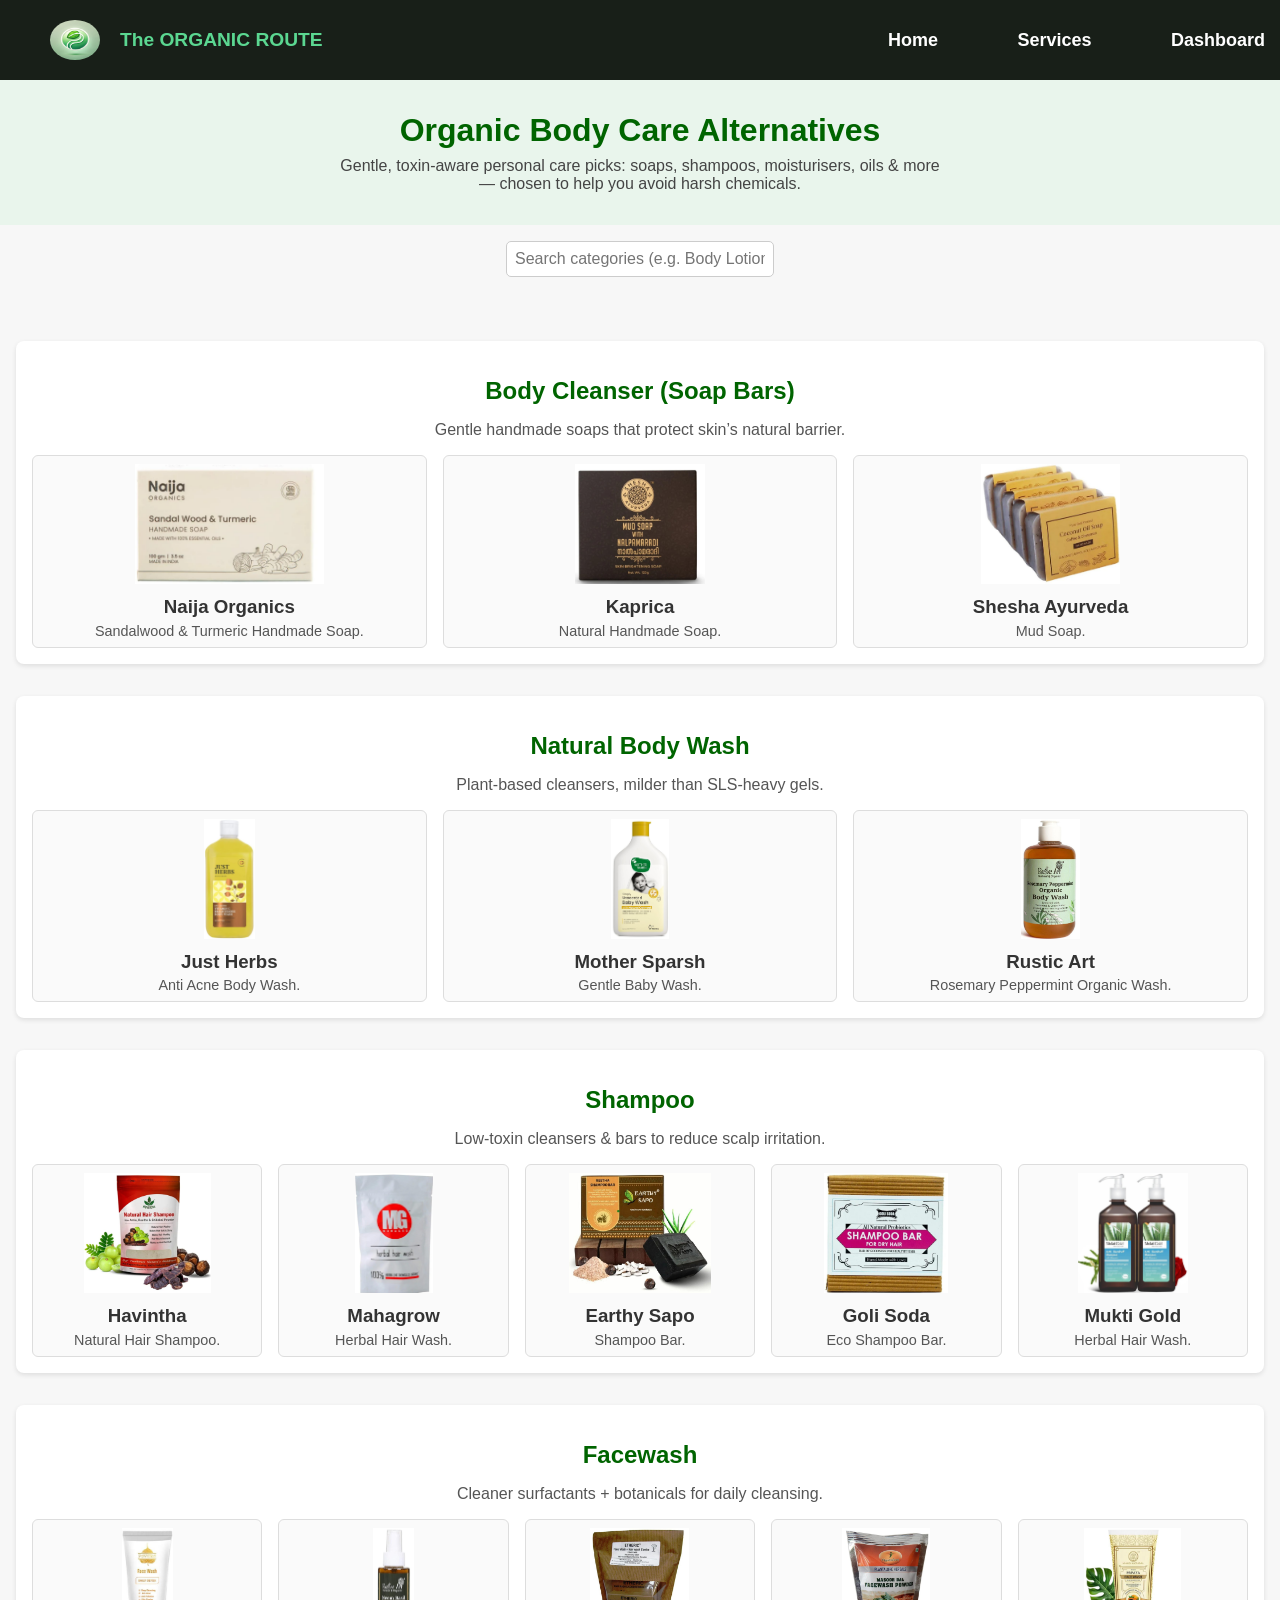
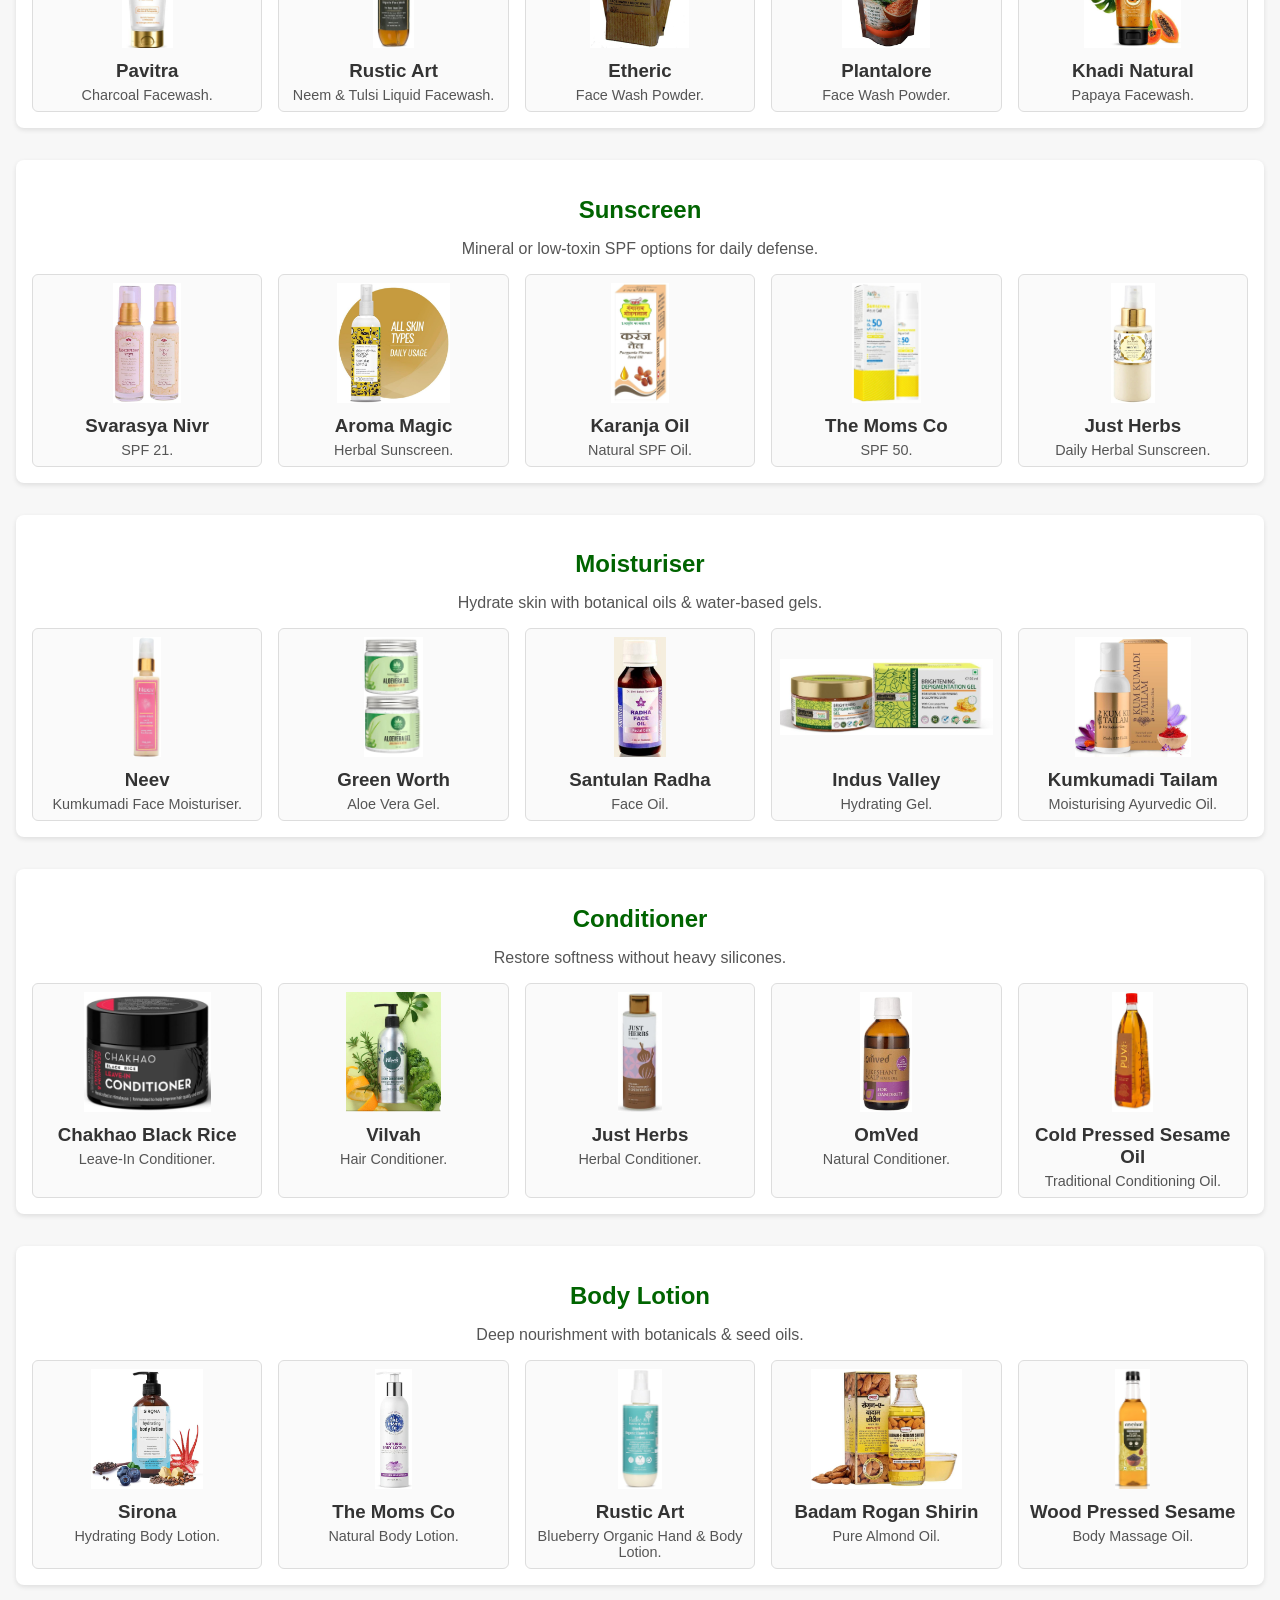
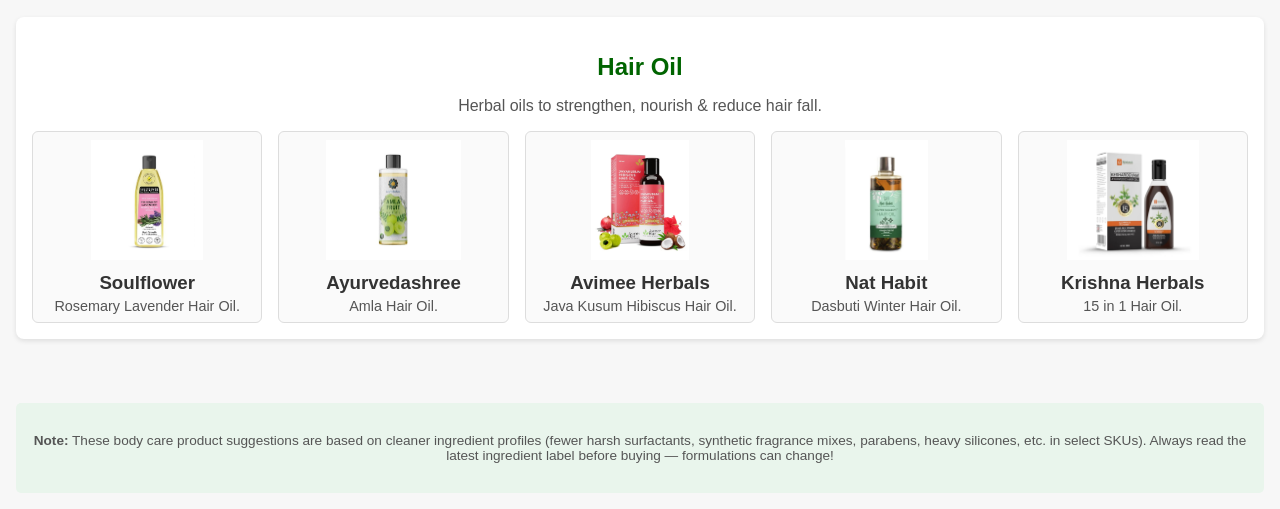
<file: body-care.html>
<!DOCTYPE html>
<html lang="en">
<head>
  <meta charset="utf-8" />
  <title>Body Care | The Organic Route</title>
  <meta name="viewport" content="width=device-width, initial-scale=1" />
  <!-- Global styles -->
  <link rel="stylesheet" href="styles.css" />
  <!-- Page specific -->
  <link rel="stylesheet" href="body-care.css" />
</head>
<body class="bc-body">

  <!-- Navbar -->
  <nav class="navbar">
    <div class="nav-left">
      <img src="images/TOR.jpg" alt="The Organic Route" class="logo" />
      <span class="nav-title">The ORGANIC ROUTE</span>
    </div>
    <div class="nav-links">
      <a href="index.html">Home</a>
      <a href="services.html">Services</a>
      <a href="dashboard.html">Dashboard</a>
    </div>
  </nav>

  <!-- Hero -->
  <header class="bc-hero">
    <h1>Organic Body Care Alternatives</h1>
    <p>Gentle, toxin‑aware personal care picks: soaps, shampoos, moisturisers, oils & more — chosen to help you avoid harsh chemicals.</p>
  </header>

  <!-- Search -->
  <div class="bc-search-wrap">
    <input
      type="text"
      id="bcSearch"
      placeholder="Search categories (e.g. Body Lotion, Shampoo)..."
      aria-label="Search body care categories"
    />
  </div>

  <!-- Main Content -->
  <main class="bc-main">

    <!-- Body Cleanser -->
    <section class="bc-cat" id="cat-body-cleanser" data-cat="body cleanser">
      <h2 class="bc-cat-title">Body Cleanser (Soap Bars)</h2>
      <p class="bc-cat-tagline">Gentle handmade soaps that protect skin’s natural barrier.</p>
      <div class="bc-card-grid">
        <article class="bc-card" data-name="Naija Organics Sandalwood Turmeric Soap">
          <img src="images/bodycleanser1.jpg" alt="Naija Organics Sandalwood & Turmeric Soap" />
          <h3>Naija Organics</h3>
          <p>Sandalwood &amp; Turmeric Handmade Soap.</p>
        </article>
        <article class="bc-card" data-name="Kaprica Natural Soap">
          <img src="images/bodycleanser2.jpg" alt="Kaprica Natural Soap" />
          <h3>Kaprica</h3>
          <p>Natural Handmade Soap.</p>
        </article>
        <article class="bc-card" data-name="Shesha Ayurveda Mud Soap">
          <img src="images/bodycleanser3.jpg" alt="Shesha Ayurveda Mud Soap" />
          <h3>Shesha Ayurveda</h3>
          <p>Mud Soap.</p>
        </article>
      </div>
    </section>

    <!-- Natural Body Wash -->
    <section class="bc-cat" id="cat-body-wash" data-cat="body wash">
      <h2 class="bc-cat-title">Natural Body Wash</h2>
      <p class="bc-cat-tagline">Plant‑based cleansers, milder than SLS-heavy gels.</p>
      <div class="bc-card-grid">
        <article class="bc-card" data-name="Just Herbs Anti Acne Body Wash">
          <img src="images/bodywash1.jpg" alt="Just Herbs Anti Acne Body Wash" />
          <h3>Just Herbs</h3>
          <p>Anti Acne Body Wash.</p>
        </article>
        <article class="bc-card" data-name="Mother Sparsh Baby Wash">
          <img src="images/bodywash2.jpg" alt="Mother Sparsh Baby Wash" />
          <h3>Mother Sparsh</h3>
          <p>Gentle Baby Wash.</p>
        </article>
        <article class="bc-card" data-name="Rustic Art Rosemary Peppermint Body Wash">
          <img src="images/bodywash3.jpg" alt="Rustic Art Rosemary Peppermint Body Wash" />
          <h3>Rustic Art</h3>
          <p>Rosemary Peppermint Organic Wash.</p>
        </article>
      </div>
    </section>

    <!-- Shampoo -->
    <section class="bc-cat" id="cat-shampoo" data-cat="shampoo">
      <h2 class="bc-cat-title">Shampoo</h2>
      <p class="bc-cat-tagline">Low-toxin cleansers & bars to reduce scalp irritation.</p>
      <div class="bc-card-grid">
        <article class="bc-card" data-name="Havintha Natural Hair Shampoo">
          <img src="images/shampoo1.jpg" alt="Havintha Natural Hair Shampoo" />
          <h3>Havintha</h3>
          <p>Natural Hair Shampoo.</p>
        </article>
        <article class="bc-card" data-name="Mahagrow Herbal Hair Wash">
          <img src="images/shampoo2.jpg" alt="Mahagrow Herbal Hair Wash" />
          <h3>Mahagrow</h3>
          <p>Herbal Hair Wash.</p>
        </article>
        <article class="bc-card" data-name="Earthy Sapo Shampoo Bar">
          <img src="images/shampoo3.jpg" alt="Earthy Sapo Shampoo Bar" />
          <h3>Earthy Sapo</h3>
          <p>Shampoo Bar.</p>
        </article>
        <article class="bc-card" data-name="Goli Soda Shampoo Bar">
          <img src="images/shampoo4.jpg" alt="Goli Soda Shampoo Bar" />
          <h3>Goli Soda</h3>
          <p>Eco Shampoo Bar.</p>
        </article>
        <article class="bc-card" data-name="Mukti Gold Hair Wash">
          <img src="images/shampoo5.jpg" alt="Mukti Gold Hair Wash" />
          <h3>Mukti Gold</h3>
          <p>Herbal Hair Wash.</p>
        </article>
      </div>
    </section>

    <!-- Facewash -->
    <section class="bc-cat" id="cat-facewash" data-cat="facewash">
      <h2 class="bc-cat-title">Facewash</h2>
      <p class="bc-cat-tagline">Cleaner surfactants + botanicals for daily cleansing.</p>
      <div class="bc-card-grid">
        <article class="bc-card" data-name="Pavitra Charcoal Facewash">
          <img src="images/facewash1.jpg" alt="Pavitra Charcoal Facewash" />
          <h3>Pavitra</h3>
          <p>Charcoal Facewash.</p>
        </article>
        <article class="bc-card" data-name="Rustic Art Neem Tulsi Facewash">
          <img src="images/facewash2.jpg" alt="Rustic Art Neem & Tulsi Facewash" />
          <h3>Rustic Art</h3>
          <p>Neem &amp; Tulsi Liquid Facewash.</p>
        </article>
        <article class="bc-card" data-name="Etheric Face Wash Powder">
          <img src="images/facewash3.jpg" alt="Etheric Face Wash Powder" />
          <h3>Etheric</h3>
          <p>Face Wash Powder.</p>
        </article>
        <article class="bc-card" data-name="Plantalore Face Wash Powder">
          <img src="images/facewash4.jpg" alt="Plantalore Face Wash Powder" />
          <h3>Plantalore</h3>
          <p>Face Wash Powder.</p>
        </article>
        <article class="bc-card" data-name="Khadi Natural Papaya Facewash">
          <img src="images/facewash5.jpg" alt="Khadi Natural Papaya Facewash" />
          <h3>Khadi Natural</h3>
          <p>Papaya Facewash.</p>
        </article>
      </div>
    </section>

    <!-- Sunscreen -->
    <section class="bc-cat" id="cat-sunscreen" data-cat="sunscreen">
      <h2 class="bc-cat-title">Sunscreen</h2>
      <p class="bc-cat-tagline">Mineral or low-toxin SPF options for daily defense.</p>
      <div class="bc-card-grid">
        <article class="bc-card" data-name="Svarasya Nivr SPF 21">
          <img src="images/sunscreen1.jpg" alt="Svarasya Nivr SPF 21" />
          <h3>Svarasya Nivr</h3>
          <p>SPF 21.</p>
        </article>
        <article class="bc-card" data-name="Aroma Magic Sunscreen">
          <img src="images/sunscreen2.jpg" alt="Aroma Magic Sunscreen" />
          <h3>Aroma Magic</h3>
          <p>Herbal Sunscreen.</p>
        </article>
        <article class="bc-card" data-name="Karanja Oil Natural SPF">
          <img src="images/sunscreen3.jpg" alt="Karanja Oil Natural SPF" />
          <h3>Karanja Oil</h3>
          <p>Natural SPF Oil.</p>
        </article>
        <article class="bc-card" data-name="The Moms Co SPF 50">
          <img src="images/sunscreen4.jpg" alt="The Moms Co SPF 50" />
          <h3>The Moms Co</h3>
          <p>SPF 50.</p>
        </article>
        <article class="bc-card" data-name="Just Herbs Sunscreen">
          <img src="images/sunscreen5.jpg" alt="Just Herbs Sunscreen" />
          <h3>Just Herbs</h3>
          <p>Daily Herbal Sunscreen.</p>
        </article>
      </div>
    </section>

    <!-- Moisturiser -->
    <section class="bc-cat" id="cat-moisturiser" data-cat="moisturiser">
      <h2 class="bc-cat-title">Moisturiser</h2>
      <p class="bc-cat-tagline">Hydrate skin with botanical oils & water‑based gels.</p>
      <div class="bc-card-grid">
        <article class="bc-card" data-name="Neev Kumkumadi Face Moisturiser">
          <img src="images/moisturiser1.jpg" alt="Neev Kumkumadi Face Moisturiser" />
          <h3>Neev</h3>
          <p>Kumkumadi Face Moisturiser.</p>
        </article>
        <article class="bc-card" data-name="Green Worth Aloevera Gel">
          <img src="images/moisturiser2.jpg" alt="Green Worth Aloe Vera Gel" />
          <h3>Green Worth</h3>
          <p>Aloe Vera Gel.</p>
        </article>
        <article class="bc-card" data-name="Santulan Radha Face Oil">
          <img src="images/moisturiser3.jpg" alt="Santulan Radha Face Oil" />
          <h3>Santulan Radha</h3>
          <p>Face Oil.</p>
        </article>
        <article class="bc-card" data-name="Indus Valley Gel">
          <img src="images/moisturiser4.jpg" alt="Indus Valley Gel" />
          <h3>Indus Valley</h3>
          <p>Hydrating Gel.</p>
        </article>
        <article class="bc-card" data-name="Kumkumadi Tailam">
          <img src="images/moisturiser5.jpg" alt="Kumkumadi Tailam" />
          <h3>Kumkumadi Tailam</h3>
          <p>Moisturising Ayurvedic Oil.</p>
        </article>
      </div>
    </section>

    <!-- Conditioner -->
    <section class="bc-cat" id="cat-conditioner" data-cat="conditioner">
      <h2 class="bc-cat-title">Conditioner</h2>
      <p class="bc-cat-tagline">Restore softness without heavy silicones.</p>
      <div class="bc-card-grid">
        <article class="bc-card" data-name="Chakhao Black Rice Leave In Conditioner">
          <img src="images/conditioner1.jpg" alt="Chakhao Black Rice Leave-In Conditioner" />
          <h3>Chakhao Black Rice</h3>
          <p>Leave‑In Conditioner.</p>
        </article>
        <article class="bc-card" data-name="Vilvah Hair Conditioner">
          <img src="images/conditioner2.jpg" alt="Vilvah Hair Conditioner" />
          <h3>Vilvah</h3>
          <p>Hair Conditioner.</p>
        </article>
        <article class="bc-card" data-name="Just Herbs Hair Conditioner">
          <img src="images/conditioner3.jpg" alt="Just Herbs Hair Conditioner" />
          <h3>Just Herbs</h3>
          <p>Herbal Conditioner.</p>
        </article>
        <article class="bc-card" data-name="OmVed Hair Conditioner">
          <img src="images/conditioner4.jpg" alt="OmVed Hair Conditioner" />
          <h3>OmVed</h3>
          <p>Natural Conditioner.</p>
        </article>
        <article class="bc-card" data-name="Cold Pressed Sesame Oil Conditioner Alt">
          <img src="images/conditioner5.jpg" alt="Cold Pressed Sesame Oil" />
          <h3>Cold Pressed Sesame Oil</h3>
          <p>Traditional Conditioning Oil.</p>
        </article>
      </div>
    </section>

    <!-- Body Lotion -->
    <section class="bc-cat" id="cat-body-lotion" data-cat="body lotion">
      <h2 class="bc-cat-title">Body Lotion</h2>
      <p class="bc-cat-tagline">Deep nourishment with botanicals & seed oils.</p>
      <div class="bc-card-grid">
        <article class="bc-card" data-name="Sirona Hydrating Body Lotion">
          <img src="images/bodylotion1.jpg" alt="Sirona Hydrating Body Lotion" />
          <h3>Sirona</h3>
          <p>Hydrating Body Lotion.</p>
        </article>
        <article class="bc-card" data-name="The Moms Co Natural Body Lotion">
          <img src="images/bodylotion2.jpg" alt="The Moms Co Natural Body Lotion" />
          <h3>The Moms Co</h3>
          <p>Natural Body Lotion.</p>
        </article>
        <article class="bc-card" data-name="Rustic Art Blueberry Organic Lotion">
          <img src="images/bodylotion3.jpg" alt="Rustic Art Blueberry Lotion" />
          <h3>Rustic Art</h3>
          <p>Blueberry Organic Hand &amp; Body Lotion.</p>
        </article>
        <article class="bc-card" data-name="Badam Rogan Shirin Almond Oil">
          <img src="images/bodylotion4.jpg" alt="Badam Rogan Shirin Almond Oil" />
          <h3>Badam Rogan Shirin</h3>
          <p>Pure Almond Oil.</p>
        </article>
        <article class="bc-card" data-name="Wood Pressed Sesame Oil">
          <img src="images/bodylotion5.jpg" alt="Wood Pressed Sesame Oil" />
          <h3>Wood Pressed Sesame</h3>
          <p>Body Massage Oil.</p>
        </article>
      </div>
    </section>

    <!-- Hair Oil -->
    <section class="bc-cat" id="cat-hair-oil" data-cat="hair oil">
      <h2 class="bc-cat-title">Hair Oil</h2>
      <p class="bc-cat-tagline">Herbal oils to strengthen, nourish & reduce hair fall.</p>
      <div class="bc-card-grid">
        <article class="bc-card" data-name="Soulflower Rosemary Lavender Hair Oil">
          <img src="images/hairoil1.jpg" alt="Soulflower Rosemary Lavender Hair Oil" />
          <h3>Soulflower</h3>
          <p>Rosemary Lavender Hair Oil.</p>
        </article>
        <article class="bc-card" data-name="Ayurvedashree Amla Hair Oil">
          <img src="images/hairoil2.jpg" alt="Ayurvedashree Amla Hair Oil" />
          <h3>Ayurvedashree</h3>
          <p>Amla Hair Oil.</p>
        </article>
        <article class="bc-card" data-name="Avimee Herbals Java Kusum Hibiscus Hair Oil">
          <img src="images/hairoil3.jpg" alt="Avimee Herbals Java Kusum Hibiscus Hair Oil" />
          <h3>Avimee Herbals</h3>
          <p>Java Kusum Hibiscus Hair Oil.</p>
        </article>
        <article class="bc-card" data-name="Nat Habit Dasbuti Winter Hair Oil">
          <img src="images/hairoil4.jpg" alt="Nat Habit Dasbuti Winter Hair Oil" />
          <h3>Nat Habit</h3>
          <p>Dasbuti Winter Hair Oil.</p>
        </article>
        <article class="bc-card" data-name="Krishna Herbals 15 in 1 Hair Oil">
          <img src="images/hairoil5.jpg" alt="Krishna Herbals 15 in 1 Hair Oil" />
          <h3>Krishna Herbals</h3>
          <p>15 in 1 Hair Oil.</p>
        </article>
      </div>
    </section>

  </main>

  <!-- Disclaimer -->
  <aside class="bc-disclaimer">
    <p><strong>Note:</strong> These body care product suggestions are based on cleaner ingredient profiles (fewer harsh surfactants, synthetic fragrance mixes, parabens, heavy silicones, etc. in select SKUs). Always read the latest ingredient label before buying — formulations can change!</p>
  </aside>

  <script>
    // Category Search
  (function(){
      const input = document.getElementById('bcSearch');
      if(!input) return;

      input.addEventListener('input', function(){
        const q = this.value.trim().toLowerCase();
        const categories = document.querySelectorAll('.bc-cat');

        categories.forEach(section => {
          const cat = section.dataset.cat.toLowerCase();
          section.style.display = (cat.includes(q) || q === '') ? '' : 'none';
        });
      });
    })();
  </script>

</body>
</html>
</file>
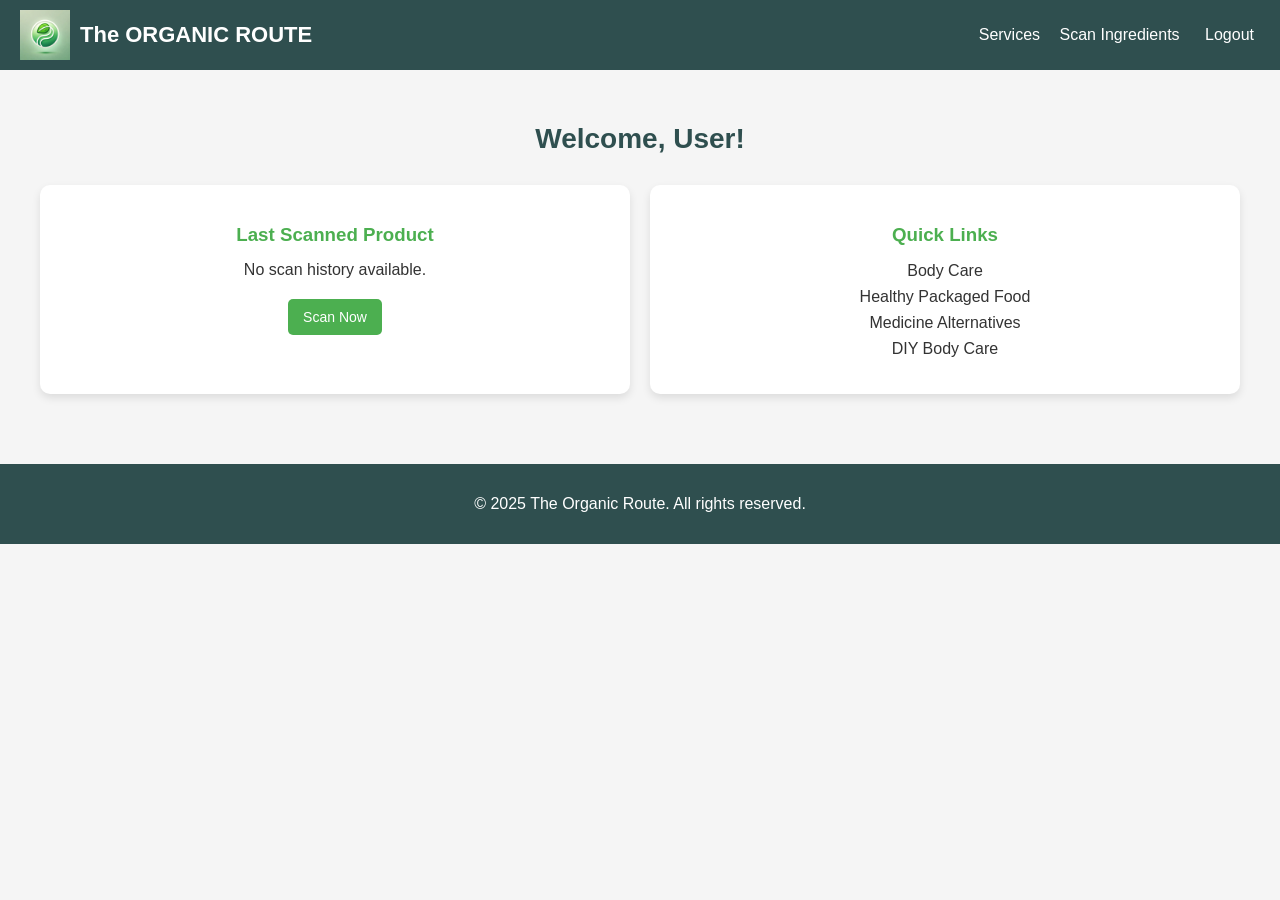
<file: dashboard.html>
<!DOCTYPE html>
<html lang="en">
<head>
    <meta charset="UTF-8">
    <meta name="viewport" content="width=device-width, initial-scale=1.0">
    <title>User Dashboard - The Organic Route</title>
    <link rel="stylesheet" href="dashboard.css">
</head>
<body>
    <!-- Navbar -->
    <nav class="navbar">
        <div class="nav-left">
            <img src="images/TOR.jpg" alt="The Organic Route" class="logo">
            <span class="nav-title">The ORGANIC ROUTE</span>
        </div>
        <div class="nav-links">
            <a href="services.html">Services</a>
            <a href="scanner.html">Scan Ingredients</a>
            <button class="logout-btn" onclick="logout()">Logout</button>
        </div>
    </nav>

    <!-- Dashboard Content -->
    <section class="dashboard-container">
        <h2 id="welcome-message">Welcome!</h2>

        <div class="dashboard-grid">
            <!-- Last Scan Card -->
            <div class="dashboard-card">
                <h3>Last Scanned Product</h3>
                <p id="last-scan">No scan history available.</p>
                <button onclick="goToScanner()">Scan Now</button>
            </div>

            <!-- Quick Links Card -->
            <div class="dashboard-card">
                <h3>Quick Links</h3>
                <ul>
                    <li><a href="body-care.html">Body Care</a></li>
                    <li><a href="healthy-food.html">Healthy Packaged Food</a></li>
                    <li><a href="medicine.html">Medicine Alternatives</a></li>
                    <li><a href="diy-body-care.html">DIY Body Care</a></li>
                </ul>
            </div>
        </div>
    </section>

    <!-- Footer -->
    <footer class="footer">
        <p>© 2025 The Organic Route. All rights reserved.</p>
    </footer>

    <script src="dashboard.js" defer></script>
</body>
</html>
</file>
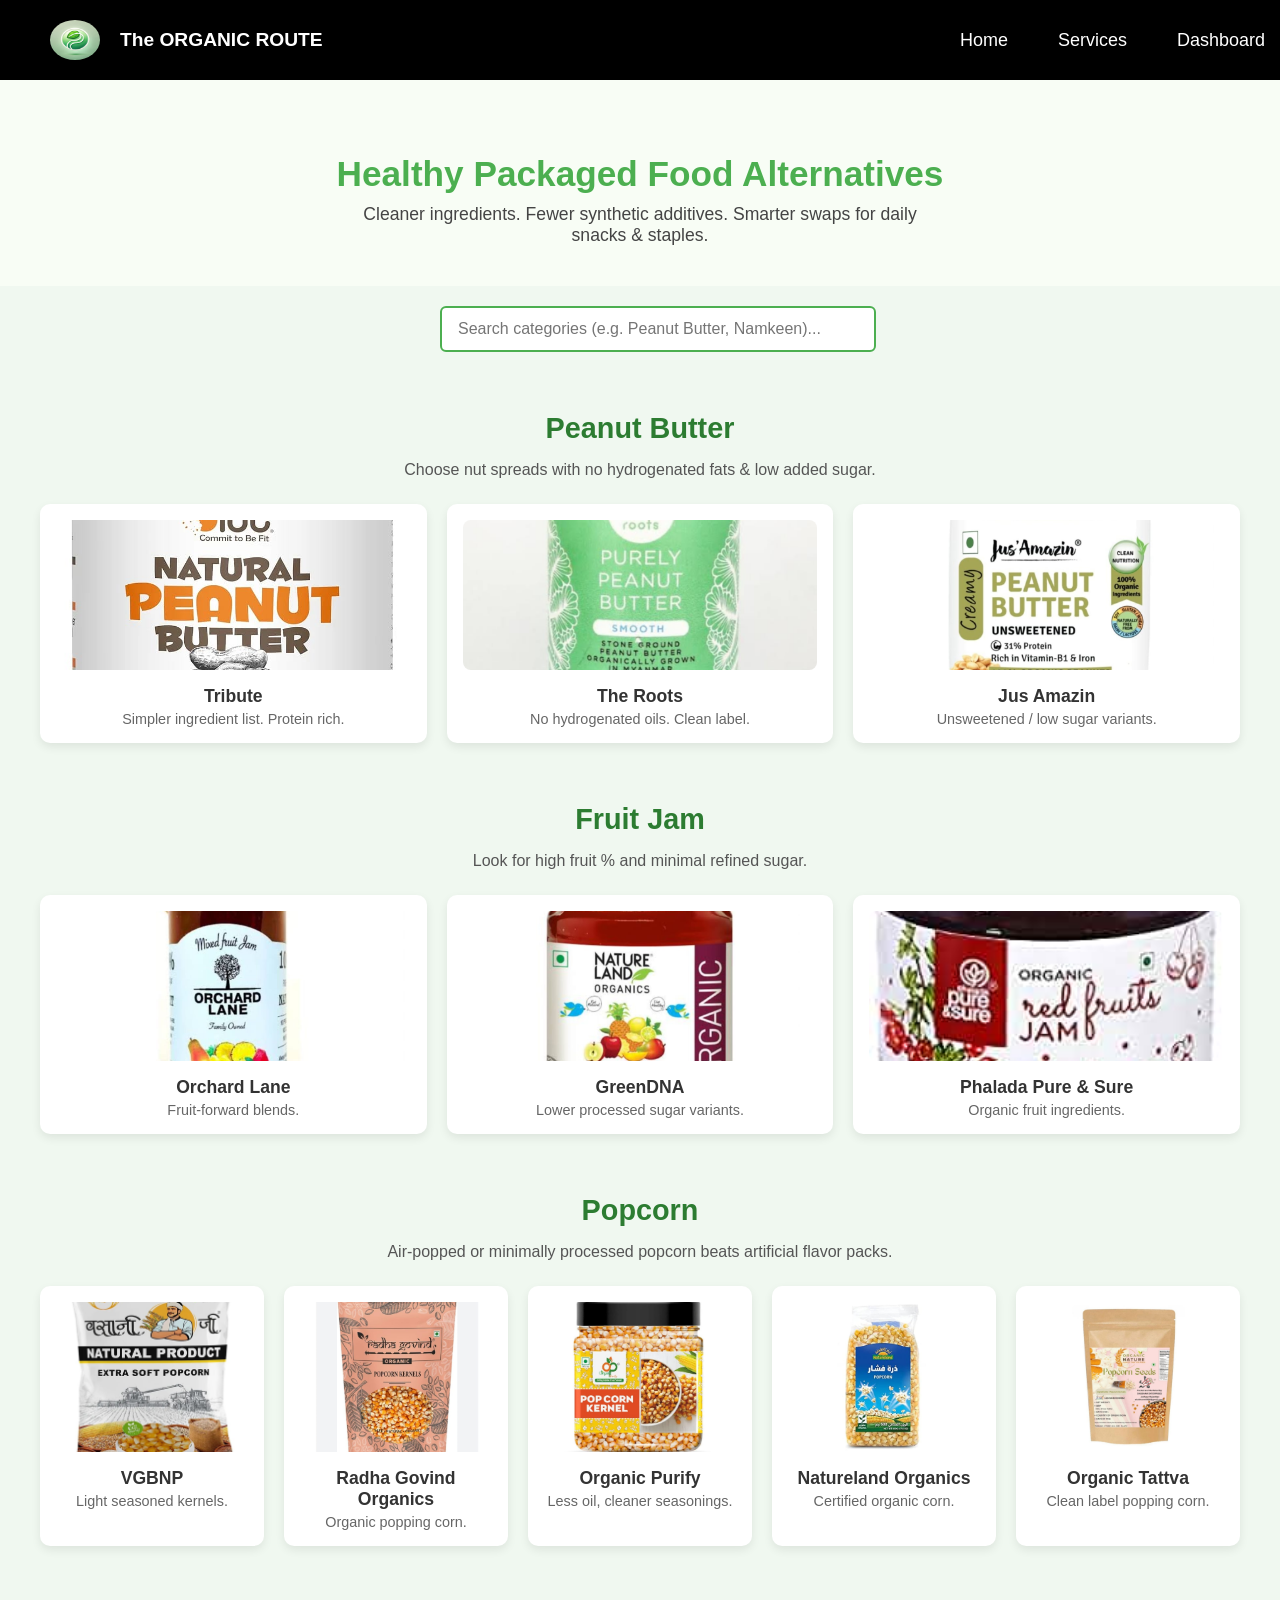
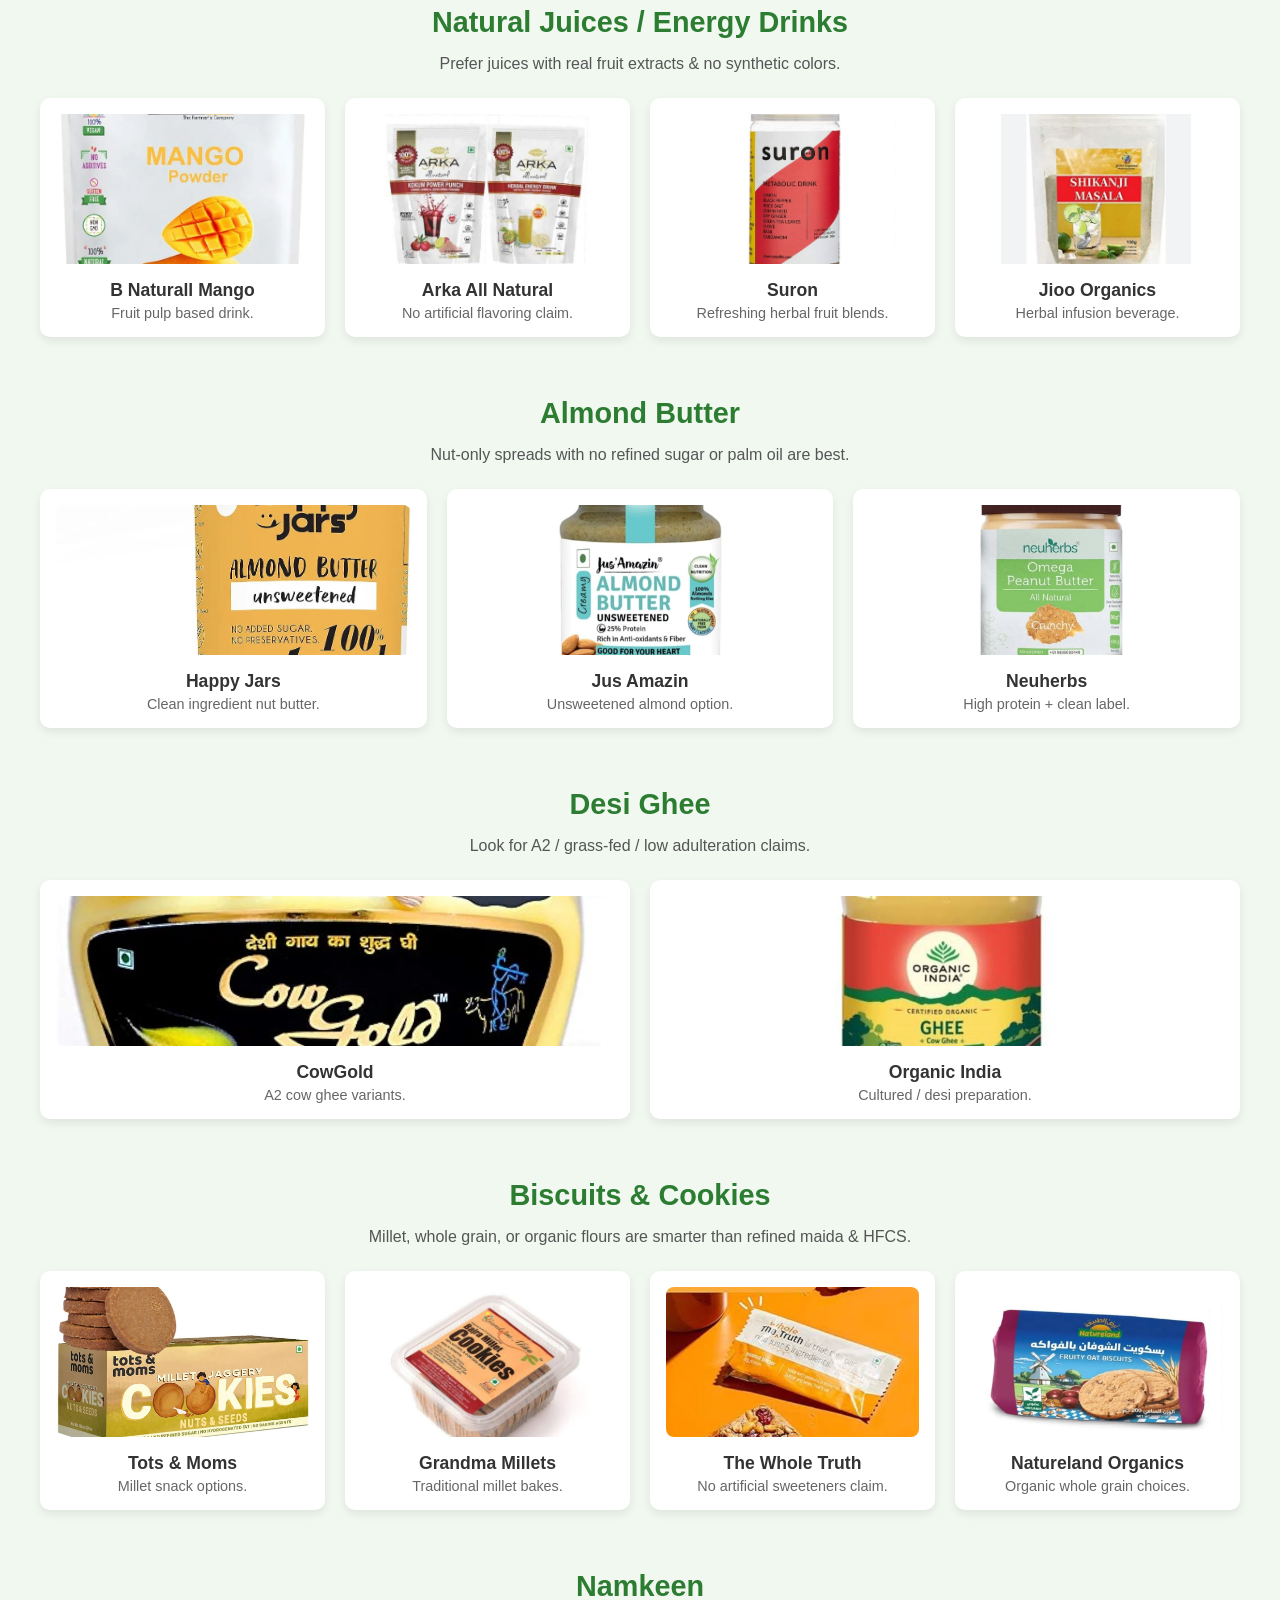
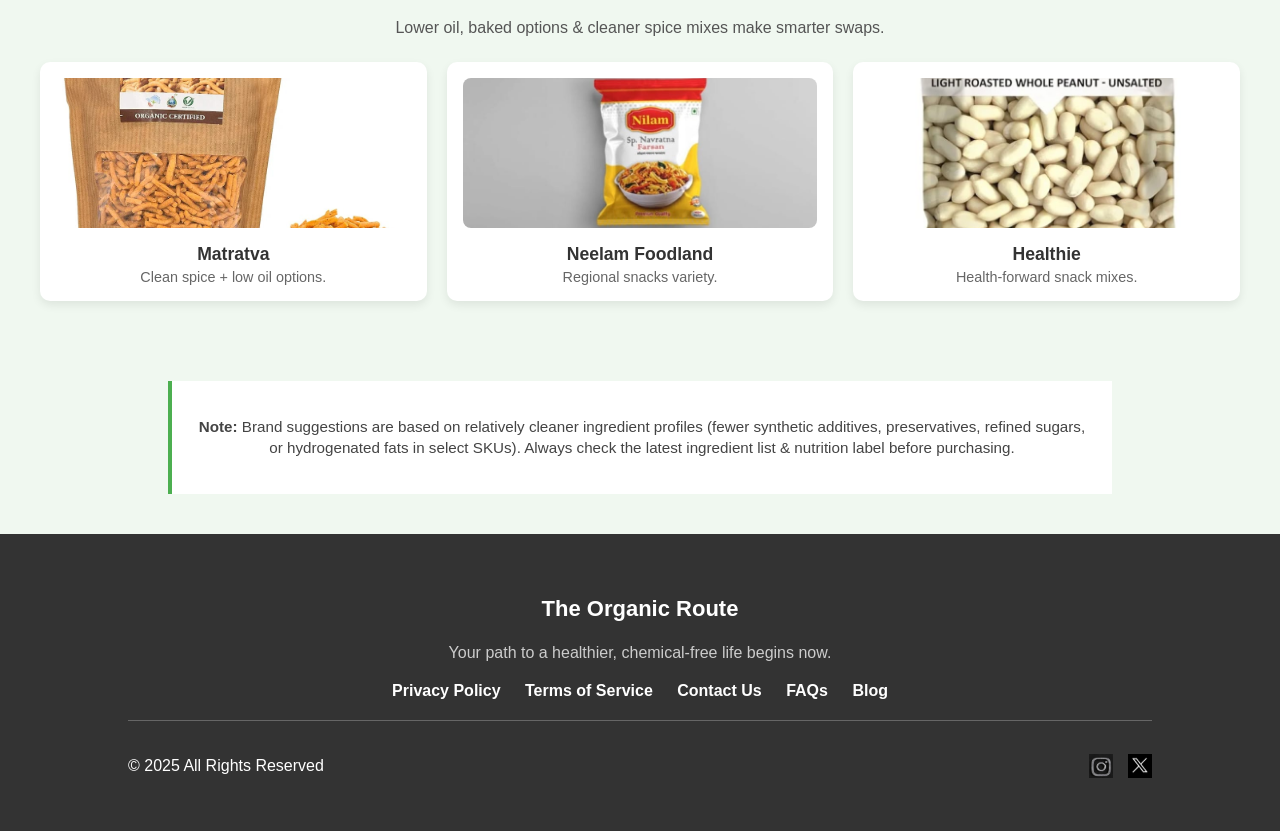
<file: healthy-food.html>
<!DOCTYPE html>
<html lang="en">
<head>
  <meta charset="utf-8" />
  <title>Healthy Packaged Food | The Organic Route</title>
  <meta name="viewport" content="width=device-width, initial-scale=1" />
  <!-- Global styles (already in project) -->
  <link rel="stylesheet" href="styles.css" />
  <!-- Page specific -->
  <link rel="stylesheet" href="healthy-food.css" />
</head>
<body class="hf-body">

  <!-- Navbar -->
  <nav class="navbar">
    <div class="nav-left">
      <img src="images/TOR.jpg" alt="The Organic Route" class="logo" />
      <span class="nav-title">The ORGANIC ROUTE</span>
    </div>
    <div class="nav-links">
      <a href="images/index.html">Home</a>
      <a href="services.html">Services</a>
      <a href="dashboard.html">Dashboard</a>
    </div>
  </nav>

  <!-- Hero -->
  <header class="hf-hero">
    <h1>Healthy Packaged Food Alternatives</h1>
    <p>Cleaner ingredients. Fewer synthetic additives. Smarter swaps for daily snacks & staples.</p>
  </header>

  <!-- Search -->
  <div class="hf-search-wrap">
    <input
      type="text"
      id="hfSearch"
      placeholder="Search categories (e.g. Peanut Butter, Namkeen)..."
      aria-label="Search healthy packaged food categories"
    />
  </div>

  <!-- Main Content -->
  <main class="hf-main">

    <!-- Peanut Butter -->
    <section class="hf-cat" id="cat-peanut-butter" data-cat="peanut butter">
      <h2 class="hf-cat-title">Peanut Butter</h2>
      <p class="hf-cat-tagline">Choose nut spreads with no hydrogenated fats & low added sugar.</p>
      <div class="hf-card-grid">
        <article class="hf-card" data-name="Tribute Peanut Butter">
          <img src="images/peanut-butter-tribute.jpg" alt="Tribute Peanut Butter" />
          <h3>Tribute</h3>
          <p>Simpler ingredient list. Protein rich.</p>
        </article>
        <article class="hf-card" data-name="The Roots Peanut Butter">
          <img src="images/peanut-butter-roots.jpg" alt="The Roots Peanut Butter" />
          <h3>The Roots</h3>
          <p>No hydrogenated oils. Clean label.</p>
        </article>
        <article class="hf-card" data-name="Jus Amazin Peanut Butter">
          <img src="images/peanut-butter-jus-amazin.jpg" alt="Jus Amazin Peanut Butter" />
          <h3>Jus Amazin</h3>
          <p>Unsweetened / low sugar variants.</p>
        </article>
      </div>
    </section>

    <!-- Fruit Jam -->
    <section class="hf-cat" id="cat-fruit-jam" data-cat="fruit jam fruits jam jam">
      <h2 class="hf-cat-title">Fruit Jam</h2>
      <p class="hf-cat-tagline">Look for high fruit % and minimal refined sugar.</p>
      <div class="hf-card-grid">
        <article class="hf-card" data-name="Orchard Lane Fruit Jam">
          <img src="images/fruit-jam-orchard-lane.jpg" alt="Orchard Lane Jam" />
          <h3>Orchard Lane</h3>
          <p>Fruit-forward blends.</p>
        </article>
        <article class="hf-card" data-name="GreenDNA Fruit Jam">
          <img src="images/fruit-jam-greendna.jpg" alt="GreenDNA Jam" />
          <h3>GreenDNA</h3>
          <p>Lower processed sugar variants.</p>
        </article>
        <article class="hf-card" data-name="Phalada Pure and Sure Jam">
          <img src="images/fruit-jam-pure-sure.jpg" alt="Phalada Pure & Sure Jam" />
          <h3>Phalada Pure &amp; Sure</h3>
          <p>Organic fruit ingredients.</p>
        </article>
      </div>
    </section>

    <!-- Popcorn -->
    <section class="hf-cat" id="cat-popcorn" data-cat="popcorn">
      <h2 class="hf-cat-title">Popcorn</h2>
      <p class="hf-cat-tagline">Air‑popped or minimally processed popcorn beats artificial flavor packs.</p>
      <div class="hf-card-grid">
        <article class="hf-card" data-name="VGBNP Popcorn">
          <img src="images/popcorn-vgbnp.jpg" alt="VGBNP Popcorn" />
          <h3>VGBNP</h3>
          <p>Light seasoned kernels.</p>
        </article>
        <article class="hf-card" data-name="Radha Govind Organics Popcorn">
          <img src="images/popcorn-radha-govind.jpg" alt="Radha Govind Organics Popcorn" />
          <h3>Radha Govind Organics</h3>
          <p>Organic popping corn.</p>
        </article>
        <article class="hf-card" data-name="Organic Purify Popcorn">
          <img src="images/popcorn-organic-purify.jpg" alt="Organic Purify Popcorn" />
          <h3>Organic Purify</h3>
          <p>Less oil, cleaner seasonings.</p>
        </article>
        <article class="hf-card" data-name="Natureland Organics Popcorn">
          <img src="images/popcorn-natureland.jpg" alt="Natureland Organics Popcorn" />
          <h3>Natureland Organics</h3>
          <p>Certified organic corn.</p>
        </article>
        <article class="hf-card" data-name="Organic Tattva Popcorn">
          <img src="images/popcorn-organic-tattva.jpg" alt="Organic Tattva Popcorn" />
          <h3>Organic Tattva</h3>
          <p>Clean label popping corn.</p>
        </article>
      </div>
    </section>

    <!-- Energy Drinks / Juices -->
    <section class="hf-cat" id="cat-energy-juice" data-cat="energy drink juice beverage">
      <h2 class="hf-cat-title">Natural Juices / Energy Drinks</h2>
      <p class="hf-cat-tagline">Prefer juices with real fruit extracts & no synthetic colors.</p>
      <div class="hf-card-grid">
        <article class="hf-card" data-name="B Naturall Mango">
          <img src="images/energy-bnaturall-mango.jpg" alt="B Naturall Mango Drink" />
          <h3>B Naturall Mango</h3>
          <p>Fruit pulp based drink.</p>
        </article>
        <article class="hf-card" data-name="Arka All Natural">
          <img src="images/energy-arka.jpg" alt="Arka All Natural Juice" />
          <h3>Arka All Natural</h3>
          <p>No artificial flavoring claim.</p>
        </article>
        <article class="hf-card" data-name="Suron Natural Drink">
          <img src="images/energy-suron.jpg" alt="Suron Natural Drink" />
          <h3>Suron</h3>
          <p>Refreshing herbal fruit blends.</p>
        </article>
        <article class="hf-card" data-name="Jioo Organics Drink">
          <img src="images/energy-jioo-organics.jpg" alt="Jioo Organics Drink" />
          <h3>Jioo Organics</h3>
          <p>Herbal infusion beverage.</p>
        </article>
      </div>
    </section>

    <!-- Almond Butter -->
    <section class="hf-cat" id="cat-almond-butter" data-cat="almond butter nut spread">
      <h2 class="hf-cat-title">Almond Butter</h2>
      <p class="hf-cat-tagline">Nut‑only spreads with no refined sugar or palm oil are best.</p>
      <div class="hf-card-grid">
        <article class="hf-card" data-name="Happy Jars Almond Butter">
          <img src="images/almond-butter-happy-jars.jpg" alt="Happy Jars Almond Butter" />
          <h3>Happy Jars</h3>
          <p>Clean ingredient nut butter.</p>
        </article>
        <article class="hf-card" data-name="Jus Amazin Almond Butter">
          <img src="images/almond-butter-jus-amazin.jpg" alt="Jus Amazin Almond Butter" />
          <h3>Jus Amazin</h3>
          <p>Unsweetened almond option.</p>
        </article>
        <article class="hf-card" data-name="Neuherbs Almond Butter">
          <img src="images/almond-butter-neuherbs.jpg" alt="Neuherbs Almond Butter" />
          <h3>Neuherbs</h3>
          <p>High protein + clean label.</p>
        </article>
      </div>
    </section>

    <!-- Desi Ghee -->
    <section class="hf-cat" id="cat-ghee" data-cat="desi ghee a2 clarified butter">
      <h2 class="hf-cat-title">Desi Ghee</h2>
      <p class="hf-cat-tagline">Look for A2 / grass‑fed / low adulteration claims.</p>
      <div class="hf-card-grid">
        <article class="hf-card" data-name="CowGold Ghee">
          <img src="images/ghee-cowgold.jpg" alt="CowGold Ghee" />
          <h3>CowGold</h3>
          <p>A2 cow ghee variants.</p>
        </article>
        <article class="hf-card" data-name="Organic India Ghee">
          <img src="images/ghee-organic-india.jpg" alt="Organic India Ghee" />
          <h3>Organic India</h3>
          <p>Cultured / desi preparation.</p>
        </article>
      </div>
    </section>

    <!-- Biscuits -->
    <section class="hf-cat" id="cat-biscuits" data-cat="biscuits cookies">
      <h2 class="hf-cat-title">Biscuits & Cookies</h2>
      <p class="hf-cat-tagline">Millet, whole grain, or organic flours are smarter than refined maida & HFCS.</p>
      <div class="hf-card-grid">
        <article class="hf-card" data-name="Tots and Moms Biscuits">
          <img src="images/biscuits-tots-moms.jpg" alt="Tots & Moms Biscuits" />
          <h3>Tots &amp; Moms</h3>
          <p>Millet snack options.</p>
        </article>
        <article class="hf-card" data-name="Grandma Millets Biscuits">
          <img src="images/biscuits-grandma-millets.jpg" alt="Grandma Millets Biscuits" />
          <h3>Grandma Millets</h3>
          <p>Traditional millet bakes.</p>
        </article>
        <article class="hf-card" data-name="The Whole Truth Biscuits">
          <img src="images/biscuits-whole-truth.jpg" alt="The Whole Truth Biscuits" />
          <h3>The Whole Truth</h3>
          <p>No artificial sweeteners claim.</p>
        </article>
        <article class="hf-card" data-name="Natureland Organics Biscuits">
          <img src="images/biscuits-natureland.jpg" alt="Natureland Organics Biscuits" />
          <h3>Natureland Organics</h3>
          <p>Organic whole grain choices.</p>
        </article>
      </div>
    </section>

    <!-- Namkeen -->
    <section class="hf-cat" id="cat-namkeen" data-cat="namkeen snacks mixture">
      <h2 class="hf-cat-title">Namkeen</h2>
      <p class="hf-cat-tagline">Lower oil, baked options & cleaner spice mixes make smarter swaps.</p>
      <div class="hf-card-grid">
        <article class="hf-card" data-name="Matratva Namkeen">
          <img src="images/namkeen-matratva.jpg" alt="Matratva Namkeen" />
          <h3>Matratva</h3>
          <p>Clean spice + low oil options.</p>
        </article>
        <article class="hf-card" data-name="Neelam Foodland Namkeen">
          <img src="images/namkeen-neelam.jpg" alt="Neelam Foodland Namkeen" />
          <h3>Neelam Foodland</h3>
          <p>Regional snacks variety.</p>
        </article>
        <article class="hf-card" data-name="Healthie Namkeen">
          <img src="images/namkeen-healthie.jpg" alt="Healthie Namkeen" />
          <h3>Healthie</h3>
          <p>Health‑forward snack mixes.</p>
        </article>
      </div>
    </section>

  </main>

  <!-- Disclaimer -->
  <aside class="hf-disclaimer">
    <p><strong>Note:</strong> Brand suggestions are based on relatively cleaner ingredient profiles (fewer synthetic additives, preservatives, refined sugars, or hydrogenated fats in select SKUs). Always check the latest ingredient list & nutrition label before purchasing.</p>
  </aside>

  <!-- Footer -->
  <footer class="footer">
    <div class="footer-container">
      <div class="footer-text">
        <h3 class="footer-title">The Organic Route</h3>
        <p class="footer-description">Your path to a healthier, chemical-free life begins now.</p>
      </div>
      <div class="footer-links">
        <a href="#">Privacy Policy</a>
        <a href="#">Terms of Service</a>
        <a href="#">Contact Us</a>
        <a href="#">FAQs</a>
        <a href="#">Blog</a>
      </div>
      <div class="footer-bottom">
        <p>© 2025 All Rights Reserved</p>
        <div class="footer-icons">
          <img src="Instalogo.jpg" alt="Instagram" class="social-icon">
          <img src="Xlogo.jpg" alt="X (Twitter)" class="social-icon">
        </div>
      </div>
    </div>
  </footer>

  <script src="healthy-food.js" defer></script>
</body>
</html>
</file>
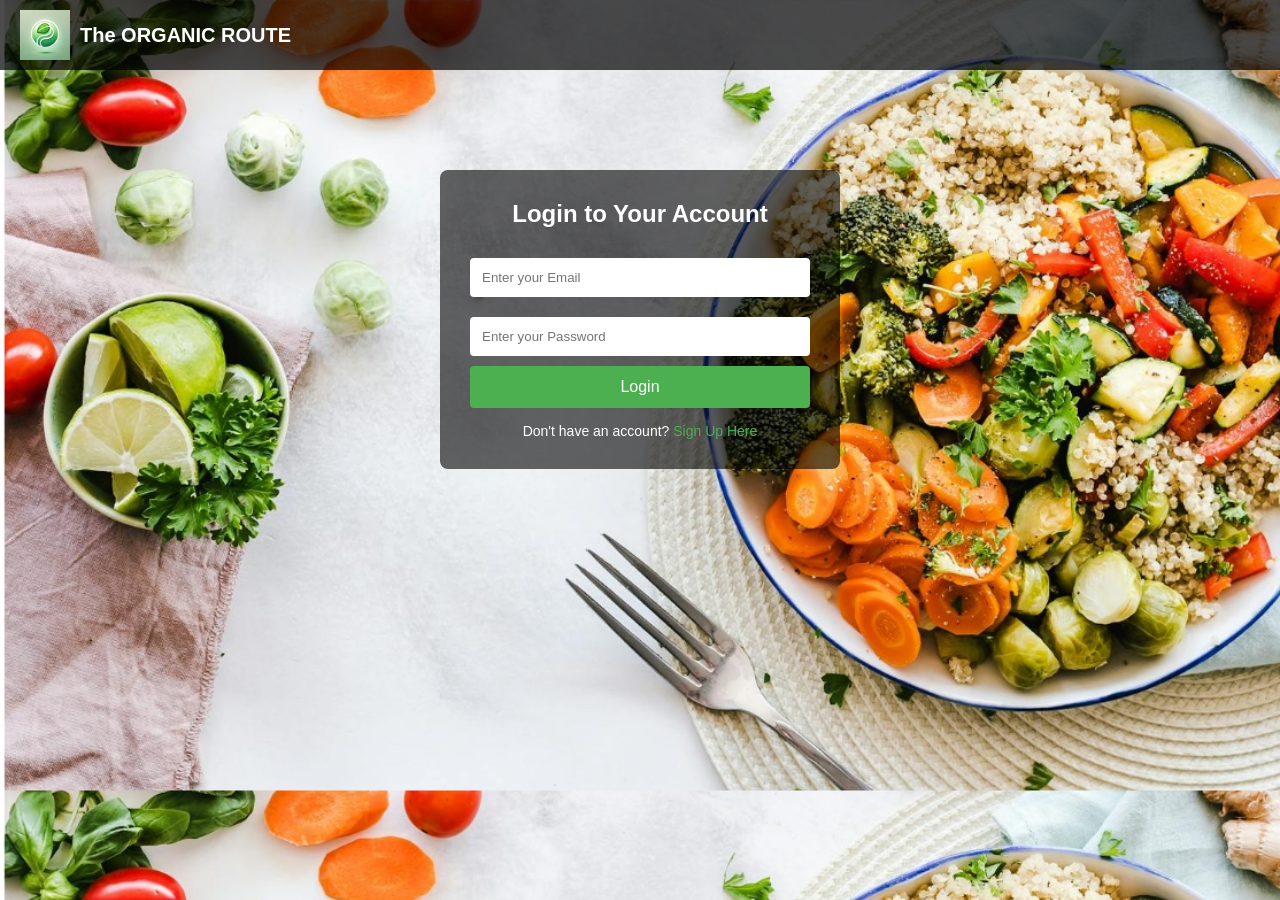
<file: login.html>
<!DOCTYPE html>
<html lang="en">
<head>
    <meta charset="UTF-8">
    <meta name="viewport" content="width=device-width, initial-scale=1.0">
    <title>Login</title>
    <link rel="stylesheet" href="login.css">
</head>
<body>
    <nav class="navbar">
        <div class="nav-left">
            <img src="images/TOR.jpg" alt="The Organic Route" class="logo">
            <span class="nav-title">The ORGANIC ROUTE</span> 
        </div>
    </nav> 

    <div class="login-container">
        <h2>Login to Your Account</h2>
        <form id="login-form">
            <input type="email" id="loginEmail" placeholder="Enter your Email" required>
            <input type="password" id="loginPassword" placeholder="Enter your Password" required>
            <button type="submit">Login</button>
        </form>
        <p>Don't have an account? <a href="signup.html">Sign Up Here</a></p>
    </div>

    <script src="login.js" defer></script>
</body>
</html>
</file>
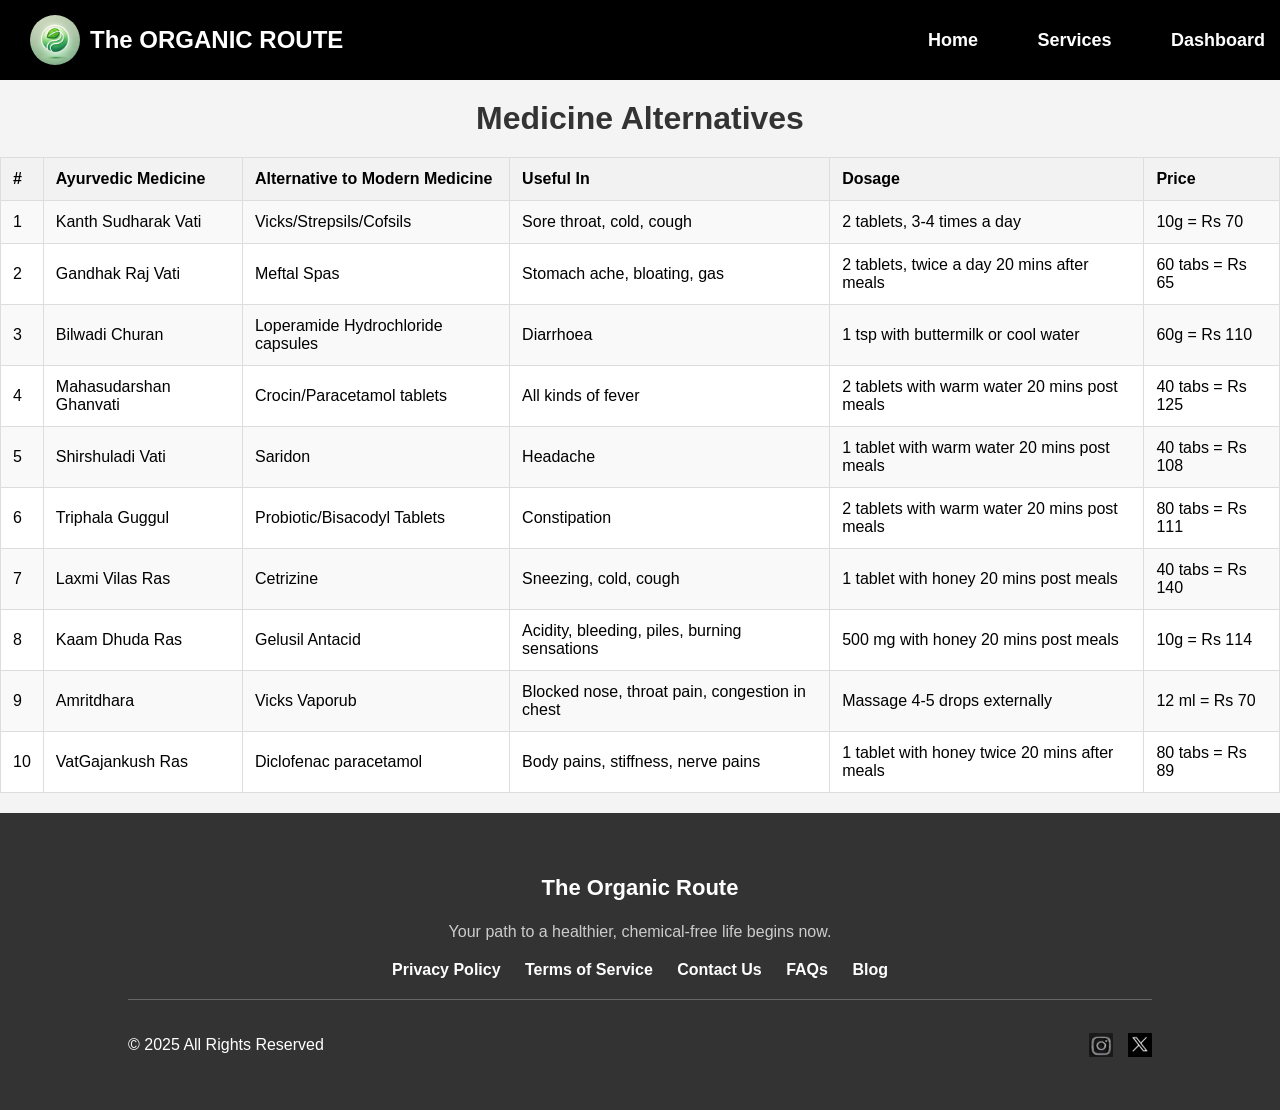
<file: medicine.html>
<!DOCTYPE html>
<html lang="en">
<head>
  <meta charset="UTF-8" />
  <meta name="viewport" content="width=device-width, initial-scale=1.0" />
  <title>Medicine Alternatives - The Organic Route</title>
  <link rel="stylesheet" href="medicine.css" />
</head>
<body>
    <!-- Navbar -->
    <nav class="navbar">
        <div class="nav-left">
            <img src="images/TOR.jpg" alt="The Organic Route" class="logo">
            <span class="nav-title">The ORGANIC ROUTE</span> 
        </div>
        <div class="nav-links">
            <a href="index.html">Home</a>
            <a href="services.html">Services</a>
            <a href="dashboard.html">Dashboard</a>
        </div>
    </nav>

  <h1 class="medicine-title">Medicine Alternatives</h1>
  <table>
    <tr>
      <th>#</th>
      <th>Ayurvedic Medicine</th>
      <th>Alternative to Modern Medicine</th>
      <th>Useful In</th>
      <th>Dosage</th>
      <th>Price</th>
    </tr>
    <tr>
      <td>1</td>
      <td>Kanth Sudharak Vati</td>
      <td>Vicks/Strepsils/Cofsils</td>
      <td>Sore throat, cold, cough</td>
      <td>2 tablets, 3-4 times a day</td>
      <td>10g = Rs 70</td>
    </tr>
    <tr>
      <td>2</td>
      <td>Gandhak Raj Vati</td>
      <td>Meftal Spas</td>
      <td>Stomach ache, bloating, gas</td>
      <td>2 tablets, twice a day 20 mins after meals</td>
      <td>60 tabs = Rs 65</td>
    </tr>
    <tr>
      <td>3</td>
      <td>Bilwadi Churan</td>
      <td>Loperamide Hydrochloride capsules</td>
      <td>Diarrhoea</td>
      <td>1 tsp with buttermilk or cool water</td>
      <td>60g = Rs 110</td>
    </tr>
    <tr>
      <td>4</td>
      <td>Mahasudarshan Ghanvati</td>
      <td>Crocin/Paracetamol tablets</td>
      <td>All kinds of fever</td>
      <td>2 tablets with warm water 20 mins post meals</td>
      <td>40 tabs = Rs 125</td>
    </tr>
    <tr>
      <td>5</td>
      <td>Shirshuladi Vati</td>
      <td>Saridon</td>
      <td>Headache</td>
      <td>1 tablet with warm water 20 mins post meals</td>
      <td>40 tabs = Rs 108</td>
    </tr>
    <tr>
      <td>6</td>
      <td>Triphala Guggul</td>
      <td>Probiotic/Bisacodyl Tablets</td>
      <td>Constipation</td>
      <td>2 tablets with warm water 20 mins post meals</td>
      <td>80 tabs = Rs 111</td>
    </tr>
    <tr>
      <td>7</td>
      <td>Laxmi Vilas Ras</td>
      <td>Cetrizine</td>
      <td>Sneezing, cold, cough</td>
      <td>1 tablet with honey 20 mins post meals</td>
      <td>40 tabs = Rs 140</td>
    </tr>
    <tr>
      <td>8</td>
      <td>Kaam Dhuda Ras</td>
      <td>Gelusil Antacid</td>
      <td>Acidity, bleeding, piles, burning sensations</td>
      <td>500 mg with honey 20 mins post meals</td>
      <td>10g = Rs 114</td>
    </tr>
    <tr>
      <td>9</td>
      <td>Amritdhara</td>
      <td>Vicks Vaporub</td>
      <td>Blocked nose, throat pain, congestion in chest</td>
      <td>Massage 4-5 drops externally</td>
      <td>12 ml = Rs 70</td>
    </tr>
    <tr>
      <td>10</td>
      <td>VatGajankush Ras</td>
      <td>Diclofenac paracetamol</td>
      <td>Body pains, stiffness, nerve pains</td>
      <td>1 tablet with honey twice 20 mins after meals</td>
      <td>80 tabs = Rs 89</td>
    </tr>
  </table>

  <!-- Footer Section -->
  <footer class="footer">
    <div class="footer-container">
        <div class="footer-text">
            <h3 class="footer-title">The Organic Route</h3>
            <p class="footer-description">
                Your path to a healthier, chemical-free life begins now.
            </p>
        </div>

        <div class="footer-links">
            <a href="#">Privacy Policy</a>
            <a href="#">Terms of Service</a>
            <a href="#">Contact Us</a>
            <a href="#">FAQs</a>
            <a href="#">Blog</a>
        </div>

        <div class="footer-bottom">
            <p>© 2025 All Rights Reserved</p>

            <!-- Social Media Icons -->
            <div class="footer-icons">
                <img src="Instalogo.jpg" alt="Instagram" class="social-icon">
                <img src="Xlogo.jpg" alt="X (Twitter)" class="social-icon">
            </div>
        </div>
    </div>
  </footer>
  <script src="auth.js" defer></script>
</body>
</html>
</file>
<file: styles.css>
/* General Styles */
html {
    scroll-behavior: smooth;
}

body {
    margin: 0;
    font-family: Arial, sans-serif;
    color: white;
    text-align: center;
}

/* Navbar */
.navbar {
    position: fixed;
    top: 0;
    width: 100%;
    display: flex;
    justify-content: space-between;
    align-items: center;
    padding: 15px 30px;
    background-color: rgba(0, 0, 0, 0.8);
    z-index: 1000;
}

/* TOR Logo */
.logo {
    height: 50px;
    width: 50px;
    border-radius: 50%;
    margin-right: 10px;

}

/*Website Title*/
.nav-title {
    font-size: 1.8rem;
    font-weight: bold;
    color: #5bd791;
}

.nav-links{
    margin-left: auto;
}

/* Navbar Links */
.nav-links a {
    color: white;
    text-decoration: none;
    margin: 0 15px;
    font-weight: bold;
    transition: color 0.3s;
}

.nav-links a:hover {
    color: #4CAF50;
}

/* Sections */
.section {
    height: 100vh;
    display: flex;
    justify-content: center;
    align-items: center;
    flex-direction: column;
    padding: 20px;
    position: relative;
}

/* Home Section Background */
.bg-home {
    background: url('Organic1.jpeg') no-repeat center center/cover;
    position: relative;
}

.overlay {
    position: absolute;
    top: 0;
    left: 0;
    width: 100%;
    height: 100%;
    background: rgba(0, 0, 0, 0.4); /* Dark overlay for better visibility */
}

.content {
    position: relative;
    z-index: 2;
    background-color: rgba(0, 0, 0, 0.5);
    padding: 20px;
    border-radius: 10px;
    max-width: 800px;
    text-align: center;
}

/* Home Section Text */
.heading {
    font-size: 3.5rem;
    font-weight: bold;
    text-shadow: 2px 2px 10px rgba(0, 0, 0, 0.5);
}

.subtext {
    font-size: 1.2rem;
    margin-top: 10px;
}

/* Buttons */
.buttons {
    display: flex;
    gap: 20px;
    justify-content: center;
    margin-top: 20px;
}

button {
    border: none;
    padding: 15px 30px;
    color: white;
    font-size: 1rem;
    cursor: pointer;
    border-radius: 5px;
    transition: 0.3s ease-in-out;
}

.discover-btn {
    background-color: transparent;
    border: 2px solid white;
}

.discover-btn:hover {
    background-color: white;
    color: black;
}

.start-btn {
    background-color: #4CAF50;
}

.start-btn:hover {
    background-color: #45a049;
}

/* About Us Section */
.bg-about {
    display: flex;
    justify-content: center;
    align-items: center;
    padding: 80px 10%;
    background-color: #f2fbf6; /* Light background */
}

.about-container {
    display: flex;
    max-width: 1200px;
    align-items: center;
    justify-content: space-between;
    background-color: white;
    padding: 40px;
    border-radius: 10px;
    box-shadow: 0 4px 10px rgba(0, 0, 0, 0.2);
}

/* Left Side - Text */
.about-text {
    flex: 1;
    text-align: left;
    color: #333;
    padding-right: 40px;
}

.about-heading {
    font-size: 2rem;
    font-weight: bold;
    color: black;
}

.about-paragraph {
    font-size: 1.2rem;
    margin-top: 10px;
    line-height: 1.5;
}

/* Right Side - Image */
.about-image {
    flex: 1;
    display: flex;
    justify-content: center;
}

.about-image img {
    max-width: 100%;
    height: auto;
    border-radius: 10px;
}

/* Features Section */
.features-section {
    background-color: #f0f8f0; /* Light green background */
    padding: 50px 10%;
}

.features-container {
    display: flex;
    justify-content: space-between;
    align-items: center;
    gap: 30px;
    max-width: 1200px;
    margin: auto;
}

/* Individual Feature */
.feature {
    display: flex;
    align-items: center;
    background-color: white;
    padding: 20px;
    border-radius: 10px;
    box-shadow: 0 4px 10px rgba(0, 0, 0, 0.1);
    flex: 1;
}

/* Feature Icon */
.feature-icon {
    width: 50px;
    height: 50px;
    margin-right: 15px;
}

/* Feature Text */
.feature-text {
    text-align: left;
}

.feature-title {
    font-size: 1.3rem;
    font-weight: bold;
    color: #4CAF50;
}

.feature-description {
    font-size: 1rem;
    color: #555;
    margin-top: 5px;
}

/* What we Offer */
.what-we-offer {
    padding: 80px 10%;
    background-color: #f4f8ec;
    display: block;
}

.offer-container {
    display: flex;
    align-items: center;
    justify-content: space-between;
    gap: 40px;
    min-height: 500px;
}

.offer-image img {
    width: 100%;
    max-width: 400px;
    border-radius: 10px;
}

.offer-text {
    flex: 1;
    color: #2d2d2d;
}

.offer-heading {
    font-size: 28px;
    font-weight: bold;
    color: #2c7c31;
}

.offer-description {
    font-size: 18px;
    margin-bottom: 20px;
}

/* Offer Points in One Row */
.offer-points {
    display: flex;
    justify-content: space-between;
    gap: 30px;
    margin-top: 20px;
}

.offer-item {
    flex: 1;
    text-align: center;
}

.offer-point {
    font-size: 20px;
    font-weight: bold;
    color: #2c7c31;
}

.offer-detail {
    font-size: 16px;
    margin-top: 5px;
}

/* Why Choose Us Section */
.why-choose-section {
    padding: 50px 10%;
    background-color: white; /* No Background Image */
}

.why-choose-container {
    display: flex;
    align-items: center;
    justify-content: space-between;
    gap: 40px;
    max-width: 1200px;
    margin: auto;
}

/* Left Side: Text Content */
.why-choose-text {
    flex: 1;
    text-align: left;
}

.why-title {
    font-size: 2rem;
    font-weight: bold;
    color: #4CAF50;
    margin-bottom: 10px;
}

.why-description {
    font-size: 1.1rem;
    color: #555;
    margin-bottom: 20px;
}

/* Why Choose Points */
.why-point {
    margin-bottom: 20px;
}

.why-subtitle {
    font-size: 1.2rem;
    font-weight: bold;
    color: #4CAF50;
    margin-bottom: 5px;
}

.why-point-description {
    font-size: 1rem;
    color: #666;
}

/* Right Side: Image */
.why-choose-image {
    flex: 1;
    display: flex;
    justify-content: flex-end;
}

.why-choose-image img {
    width: 100%;
    max-width: 400px;
    border-radius: 10px;
    box-shadow: 0 4px 10px rgba(0, 0, 0, 0.1);
}

/* Get Started Section */
.get-started {
    display: flex;
    align-items: center;
    justify-content: center;
    padding: 80px 10%;
    background-color: #f8fdf5; /* Light Greenish Background */
}

.get-started-content {
    flex: 1;
    max-width: 50%;
    text-align: center;  /* Centering content */
}

.get-started-content h2 {
    font-size: 2rem;
    color: #4CAF50;
    margin-bottom: 15px;
}

.get-started-content p {
    font-size: 1.2rem;
    color: #333;
    margin-bottom: 30px;
    line-height: 1.5;
}

/* Single Centered Button */
.join-btn {
    background-color: #4CAF50;
    color: white;
    border: none;
    padding: 14px 28px;
    font-size: 1rem;
    cursor: pointer;
    border-radius: 5px;
    transition: 0.3s ease-in-out;
    display: block;
    margin: 0 auto; /* Centering the button */
}

.join-btn:hover {
    background-color: #45a049;
}

/* Image */
.get-started-image {
    flex: 1;
    display: flex;
    justify-content: center;
}

.get-started-image img {
    max-width: 100%;
    border-radius: 10px;
    box-shadow: 5px 5px 15px rgba(0, 0, 0, 0.1);
}

.footer {
    background-color: #333;
    color: #fff;
    padding: 40px 10%;
    text-align: center;
}

.footer-container {
    max-width: 1200px;
    margin: auto;
}

.footer-title {
    font-size: 22px;
    font-weight: bold;
    color: #fff;
}

.footer-description {
    font-size: 16px;
    margin: 10px 0 20px;
    color: #ccc;
}

.footer-links {
    margin-bottom: 20px;
}

.footer-links a {
    color: #fff;
    margin: 0 10px;
    text-decoration: none;
    font-weight: bold;
}

.footer-links a:hover {
    text-decoration: underline;
}

/* Bottom Section */
.footer-bottom {
    display: flex;
    justify-content: space-between;
    align-items: center;
    border-top: 1px solid #666;
    padding-top: 20px;
}

/* Social Icons */
.footer-icons {
    display: flex;
    gap: 15px;
}

.social-icon {
    width: 24px;
    height: 24px;
    cursor: pointer;
}

@keyframes backgroundScroll {
    0% { background-image: url('images/Organic1.jpeg'); }
    33% { background-image: url('images/Organic12.jpeg'); }
    66% { background-image: url('images/Organic13.jpeg'); }
    100% { background-image: url('images/Organic1.jpeg'); }
}

.bg-home {
    position: relative;
    width: 100%;
    height: 100vh;
    background-size: cover;
    background-position: center;
    background-repeat: no-repeat;
    animation: backgroundScroll 20s infinite linear;
}


/* Signup Page Styling */
/*a Separe CSS file is Attached*/
  /* login page email and password ka alignment */
/*a Separe CSS file is Attached*/


/* Services Page Styling */
/* Navbar Fix */
.nav-left {
    display: flex;
    align-items: center;
}

.logo {
    width: 50px;
    height: 50px;
    border-radius: 50%;
}

.nav-title {
    font-size: 1.5rem;
    font-weight: bold;
    margin-left: 10px;
}

/* Services Section */
.services-section {
    background-color: #f0f8f0;
    text-align: center;
    padding: 80px 20px 50px;
}

.services-heading {
    font-size: 2.5rem;
    font-weight: bold;
    color: #222; /* Darker Text */
    margin-bottom: 15px;
    margin-top: 40px;
}

/* Centered Grid */
.grid-container {
    display: flex;
    justify-content: center;
    flex-wrap: wrap;
    gap: 20px;
    padding: 20px;
}

/* Square Grid Items */
.grid-item {
    width: 250px;  /* Fixed Square Size */
    height: 300px; /* Maintain Box Shape */
    background: white;
    padding: 15px;
    border-radius: 10px;
    text-align: center;
    cursor: pointer;
    transition: transform 0.3s ease-in-out;
    box-shadow: 0 4px 8px rgba(0, 0, 0, 0.1);
    display: flex;
    flex-direction: column;
    justify-content: space-between;
}

.grid-item:hover {
    transform: scale(1.05);
}

/* Grid Titles */
.grid-item h3 {
    font-size: 1.3rem;
    font-weight: bold;
    margin-bottom: 8px;
}

/* Grid Images */
.grid-item img {
    width: 100%;
    height: 140px; /* Balanced Height */
    object-fit: cover;
    border-radius: 10px;
}

/* Grid Description */
.grid-item p {
    font-size: 0.9rem;
    color: #555;
    margin-top: 5px;
}

/* Grid Titles - Visibility Fix */
.grid-item h3 {
    font-size: 1.4rem;
    font-weight: bold;
    margin-bottom: 8px;
    color: #333; /* Darker color for visibility */
    text-transform: uppercase; /* Better readability */
}

/*body-care Design*/
body {
    font-family: Arial, sans-serif;
    margin: 0;
    padding: 0;
}

/* Navbar */
.navbar {
    display: flex;
    justify-content: space-between;
    align-items: center;
    background-color: #000000;
    padding: 10px 20px;
    color: white;
}

.nav-left {
    display: flex;
    align-items: center;
}

.logo {
    width: 50px;
    height: 50px;
    border-radius: 50%;
    margin-right: 10px;
}

.nav-title {
    font-size: 24px;
    font-weight: bold;
}

.nav-links a {
    color: white;
    text-decoration: none;
    margin-left: 20px;
    font-size: 18px;
    transition: color 0.3s;
}

.nav-links a:hover {
    color: #00c853;
}

/* Body Care Section */
.body-care {
    background-color: #f0f8f0;
    text-align: center;
    padding: 80px 20px 50px;
}

.body-care-title {
    font-size: 2.5rem;
    font-weight: bold;
    color: #222;
    margin-bottom: 40px;
}

/* Body Care Grid */
.body-care-grid {
    display: flex;
    justify-content: center;
    gap: 15px;  /* Reduced gap */
    padding: 20px;
    margin-bottom: 150px;
}

/* Care Boxes */
.care-box {
    background: white;
    border-radius: 8px;
    box-shadow: 0px 0px 10px rgba(0, 0, 0, 0.1);
    padding: 20px;
    text-align: center;
    width: 250px;  /* Increased width */
    transition: transform 0.3s;
    position: relative;
}

.care-box:hover {
    transform: scale(1.05);
}

.care-box img {
    width: 150px;  /* Increased image size */
    height: 150px;
    margin-bottom: 10px;
    border-radius: 8px;
}

.care-box h3 {
    font-size: 20px;
    color: #000;
    margin-bottom: 10px;
}

/* Subcategories */
.subcategories {
    display: none;
    position: absolute;
    width: 100%;
    background: rgba(0, 0, 0, 0.8);
    color: white;
    padding: 10px 0;
    border-radius: 8px;
    bottom: -150px;
    left: 0;
}

.subcategories a {
    display: block;
    color: white;
    padding: 8px;
    text-decoration: none;
    transition: background 0.3s ease;
}

.subcategories a:hover {
    background: rgba(255, 255, 255, 0.3);
}

.care-box:hover .subcategories {
    display: block;
}
/* Blinking / Pulsing effect for Scan Ingredients button */
.discover-btn {
    animation: pulseEffect 1s infinite;
    transition: transform 0.3s ease-in-out;
}

@keyframes pulseEffect {
    0% {
        transform: scale(1);
        box-shadow: 0 0 10px #4CAF50, 0 0 20px #4CAF50;
    }
    50% {
        transform: scale(1.05);
        box-shadow: 0 0 20px #4CAF50, 0 0 40px #4CAF50;
    }
    100% {
        transform: scale(1);
        box-shadow: 0 0 10px #4CAF50, 0 0 20px #4CAF50;
    }
}
</file>
<file: body-care.css>
/* Page Specific Styles */
.bc-body {
  font-family: Arial, sans-serif;
  background: #f7f7f7;
  color: #333;
  margin: 0;
  padding: 0;
}

/* Navbar */
.navbar {
  display: flex;
  justify-content: space-between;
  align-items: center;
  background: #181f18;
  color: #fff;
  padding: 20px 50px;
  position: sticky;
  top: 0;
  z-index: 1000;
}
.nav-left {
  display: flex;
  align-items: center;
}
.nav-left img.logo {
  height: 40px;
  margin-right: 10px;
}
.nav-title {
  font-weight: bold;
  font-size: 1.2rem;
}
.nav-links a {
  color: #fff;
  text-decoration: none;
  margin-left: 10px;
  padding-right: 50px;
  font-weight: bold;
}
.nav-links a:hover {
  text-decoration: underline;
}

/* Hero */
.bc-hero {
  text-align: center;
  padding: 2rem;
  background: #e9f5ec;
}
.bc-hero h1 {
  margin: 0;
  font-size: 2rem;
  color: #006400;
}
.bc-hero p {
  max-width: 600px;
  margin: 0.5rem auto 0;
  color: #444;
}

/* Search */
.bc-search-wrap {
  text-align: center;
  margin: 1rem;
}
#bcSearch {
  padding: 0.5rem;
  width: 250px;
  border: 1px solid #ccc;
  border-radius: 5px;
  font-size: 1rem;
}

/* Categories */
.bc-main {
  padding: 1rem;
}
.bc-cat {
  margin: 2rem 0;
  background: #fff;
  padding: 1rem;
  border-radius: 8px;
  box-shadow: 0 2px 5px rgba(0,0,0,0.1);
}
.bc-cat-title {
  color: #006400;
  margin-bottom: 0.3rem;
}
.bc-cat-tagline {
  margin-bottom: 1rem;
  color: #555;
}

/* Product Cards */
.bc-card-grid {
  display: grid;
  grid-template-columns: repeat(auto-fit, minmax(180px, 1fr));
  gap: 1rem;
}
.bc-card {
  background: #fafafa;
  border: 1px solid #ddd;
  border-radius: 6px;
  padding: 0.5rem;
  text-align: center;
}
.bc-card img {
  max-width: 100%;
  height: 120px;
  object-fit: contain;
}
.bc-card h3 {
  margin: 0.5rem 0 0.3rem;
  color: #333;
}
.bc-card p {
  margin: 0;
  font-size: 0.9rem;
  color: #555;
}

/* Disclaimer */
.bc-disclaimer {
  font-size: 0.85rem;
  color: #555;
  padding: 1rem;
  background: #e9f5ec;
  margin: 1rem;
  border-radius: 5px;
}
</file>
<file: dashboard.css>
/* General Styling */
body {
    margin: 0;
    font-family: Arial, sans-serif;
    background: #f5f5f5;
    color: #333;
}

/* Navbar */
.navbar {
    display: flex;
    justify-content: space-between;
    align-items: center;
    background: #2f4f4f;
    padding: 10px 20px;
    color: white;
}

.nav-left {
    display: flex;
    align-items: center;
}

.logo {
    width: 50px;
    margin-right: 10px;
}

.nav-title {
    font-size: 22px;
    font-weight: bold;
}

.nav-links a, .logout-btn {
    color: white;
    text-decoration: none;
    margin-left: 15px;
    font-weight: 500;
    background: transparent;
    border: none;
    cursor: pointer;
    font-size: 16px;
}

.logout-btn:hover,
.nav-links a:hover {
    text-decoration: underline;
}

/* Dashboard Container */
.dashboard-container {
    padding: 30px;
    max-width: 1200px;
    margin: auto;
}

.dashboard-container h2 {
    text-align: center;
    margin-bottom: 30px;
    color: #2f4f4f;
    font-size: 28px;
}

/* Dashboard Grid */
.dashboard-grid {
    display: grid;
    grid-template-columns: repeat(auto-fit, minmax(280px, 1fr));
    gap: 20px;
}

/* Card Design */
.dashboard-card {
    background: white;
    padding: 20px;
    border-radius: 10px;
    box-shadow: 0 4px 8px rgba(0, 0, 0, 0.1);
    text-align: center;
    transition: transform 0.2s ease;
}

.dashboard-card:hover {
    transform: translateY(-5px);
}

.dashboard-card h3 {
    color: #4CAF50;
    margin-bottom: 15px;
}

.dashboard-card p {
    margin: 10px 0;
}

.dashboard-card button {
    background: #4CAF50;
    border: none;
    color: white;
    padding: 10px 15px;
    border-radius: 5px;
    cursor: pointer;
    margin-top: 10px;
    font-size: 14px;
}

.dashboard-card button:hover {
    background: #45a049;
}

.dashboard-card ul {
    list-style: none;
    padding: 0;
}

.dashboard-card ul li {
    margin: 8px 0;
}

.dashboard-card ul li a {
    text-decoration: none;
    color: #333;
}

.dashboard-card ul li a:hover {
    color: #4CAF50;
    text-decoration: underline;
}

/* Footer */
.footer {
    text-align: center;
    padding: 15px;
    background: #2f4f4f;
    color: white;
    margin-top: 40px;
}
</file>
<file: healthy-food.css>
/* healthy-food.css */

/* Navbar Fix */
.navbar {
  display: flex;
  justify-content: space-between;
  align-items: center;
  background-color: black;
  color: white;
  padding: 20px 50px; /* right padding kam kiya */
  position: fixed;
  top: 0;
  left: 0;
  right: 0;
  z-index: 1000;
}

.nav-left {
  display: flex;
  align-items: center;
}

.nav-left .logo {
  height: 40px;
  margin-right: 10px;
}

.nav-title {
  font-size: 1.2rem;
  font-weight: bold;
  color: #fff;
}

.nav-links {
  display: flex;
  gap: 15px;
  margin-left: auto;
  padding-right: 50px; /* extreme right se thoda andar */
}

.nav-links a {
  color: #fff;
  text-decoration: none;
  font-weight: 500;
}

.nav-links a:hover {
  text-decoration: underline;
}

/* Body override to match site theme */
.hf-body {
  background-color: #f0f8f0;
  color: #222;
  font-family: Arial, sans-serif;
  margin: 0;
  padding-top: 50px; /* space for fixed navbar */
}

/* Hero */
.hf-hero {
  text-align: center;
  padding: 80px 20px 40px;
  background: #f8fdf5;
}
.hf-hero h1 {
  font-size: 2.2rem;
  color: #4CAF50;
  margin-bottom: 10px;
}
.hf-hero p {
  font-size: 1.1rem;
  color: #444;
  max-width: 600px;
  margin: 0 auto;
}

/* Search */
.hf-search-wrap {
  text-align: center;
  margin: 20px auto 40px;
  max-width: 400px;
  padding: 0 20px;
}
#hfSearch {
  width: 100%;
  padding: 12px 16px;
  font-size: 1rem;
  border: 2px solid #4CAF50;
  border-radius: 6px;
  outline: none;
}
#hfSearch:focus {
  border-color: #45a049;
}

/* Category Section */
.hf-cat {
  margin: 60px auto;
  max-width: 1200px;
  padding: 0 20px;
}
.hf-cat-title {
  font-size: 1.8rem;
  color: #2c7c31;
  margin-bottom: 8px;
  text-align: center;
}
.hf-cat-tagline {
  text-align: center;
  color: #555;
  margin-bottom: 25px;
  font-size: 1rem;
}

/* Card Grid */
.hf-card-grid {
  display: grid;
  gap: 20px;
  grid-template-columns: repeat(auto-fit, minmax(200px, 1fr));
}

/* Card */
.hf-card {
  background: #fff;
  border-radius: 10px;
  padding: 16px;
  text-align: center;
  box-shadow: 0 4px 10px rgba(0,0,0,.08);
  cursor: pointer;
  transition: transform .2s, box-shadow .2s;
}
.hf-card:hover {
  transform: translateY(-4px) scale(1.02);
  box-shadow: 0 8px 18px rgba(0,0,0,.12);
}
.hf-card img {
  width: 100%;
  height: 150px;
  object-fit: cover;
  border-radius: 8px;
}
.hf-card h3 {
  margin: 12px 0 4px;
  font-size: 1.1rem;
  color: #333;
}
.hf-card p {
  font-size: 0.9rem;
  color: #666;
  margin: 0;
}

/* Disclaimer */
.hf-disclaimer {
  max-width: 900px;
  margin: 80px auto 40px;
  padding: 20px;
  border-left: 4px solid #4CAF50;
  background: #ffffff;
  color: #444;
  font-size: 0.95rem;
  line-height: 1.4;
}

/* Responsive adjustments */
@media (max-width: 600px) {
  .hf-hero { padding-top: 100px; }
  .hf-hero h1 { font-size: 1.8rem; }
  .hf-cat-title { font-size: 1.5rem; }
  .hf-cat-tagline { font-size: 0.95rem; }
}
</file>
<file: login.css>
* {
    margin: 0;
    padding: 0;
    box-sizing: border-box;
}

body {
    background-image: url('images/Organic1.jpeg');
    background-size: cover;
    font-family: Arial, sans-serif;
}

.navbar {
    display: flex;
    align-items: center;
    background-color: rgba(0, 0, 0, 0.7);
    padding: 10px 20px;
}

.nav-left {
    display: flex;
    align-items: center;
}

.logo {
    width: 50px;
    margin-right: 10px;
}

.nav-title {
    color: white;
    font-size: 20px;
    font-weight: bold;
}

.login-container {
    background-color: rgba(0, 0, 0, 0.6);
    margin: 100px auto;
    padding: 30px;
    border-radius: 8px;
    width: 400px;
    color: white;
    text-align: center;
}

.login-container h2 {
    margin-bottom: 20px;
}

input[type="email"],
input[type="password"] {
    width: 100%;
    padding: 12px;
    margin: 10px 0;
    border: none;
    border-radius: 4px;
    box-sizing: border-box;
}

button {
    width: 100%;
    padding: 12px;
    background-color: #4CAF50;
    color: white;
    border: none;
    border-radius: 4px;
    cursor: pointer;
    font-size: 16px;
}

button:hover {
    background-color: #45a049;
}

p {
    margin-top: 15px;
    font-size: 14px;
}

a {
    color: #4CAF50;
    text-decoration: none;
}

a:hover {
    text-decoration: underline;
}
</file>
<file: medicine.css>
body {
  font-family: Arial, sans-serif;
  margin: 20px;
  background-color: #f9f9f9;
}
/* General Body Styling */
body {
  font-family: Arial, sans-serif;
  margin: 0;
  padding: 0;
  background-color: #f4f4f4;
  text-align: center;
}

/* Navbar Styling */
.navbar {
  background-color: black;
  color: white;
  display: flex;
  justify-content: space-between;
  align-items: center;
  padding: 15px 30px;
  width: 100%;
  position: fixed;
  top: 0;
  left: 0;
  z-index: 999;
}

.nav-left {
  display: flex;
  align-items: center;
}

.logo {
  width: 50px;
  height: 50px;
  border-radius: 50%;
  margin-right: 10px;
}

.nav-title {
  font-size: 24px;
  font-weight: bold;
  color: white;
}

.nav-links a {
  color: white;
  text-decoration: none;
  margin-right: 45px;
  margin-left: 10px;
  font-size: 18px;
  font-weight: bold;
  transition: color 0.3s;
}

.nav-links a:hover {
  color: #00c853;
}

h1 {
  text-align: center;
  margin-bottom: 20px;
}

table {
  width: 100%;
  border-collapse: collapse;
  margin: 20px 0;
  background-color: #fff;
}

th, td {
  border: 1px solid #ddd;
  padding: 12px;
  text-align: left;
}

th {
  background-color: #f2f2f2;
}

tr:nth-child(even) {
  background-color: #f9f9f9;
}

.medicine-title {
  margin-top: 100px;
  font-size: 2rem;
  font-weight: bold;
  color: #333;
}

/* Bottom Section */

.footer {
  background-color: #333;
  color: #fff;
  padding: 40px 10%;
  text-align: center;
}

.footer-container {
  max-width: 1200px;
  margin: auto;
}

.footer-title {
  font-size: 22px;
  font-weight: bold;
  color: #fff;
}

.footer-description {
  font-size: 16px;
  margin: 10px 0 20px;
  color: #ccc;
}

.footer-links {
  margin-bottom: 20px;
}

.footer-links a {
  color: #fff;
  margin: 0 10px;
  text-decoration: none;
  font-weight: bold;
}

.footer-links a:hover {
  text-decoration: underline;
}

/* Bottom Section */
.footer-bottom {
  display: flex;
  justify-content: space-between;
  align-items: center;
  border-top: 1px solid #666;
  padding-top: 20px;
}

/* Social Icons */
.footer-icons {
  display: flex;
  gap: 15px;
}

.social-icon {
  width: 24px;
  height: 24px;
  cursor: pointer;
}
</file>
